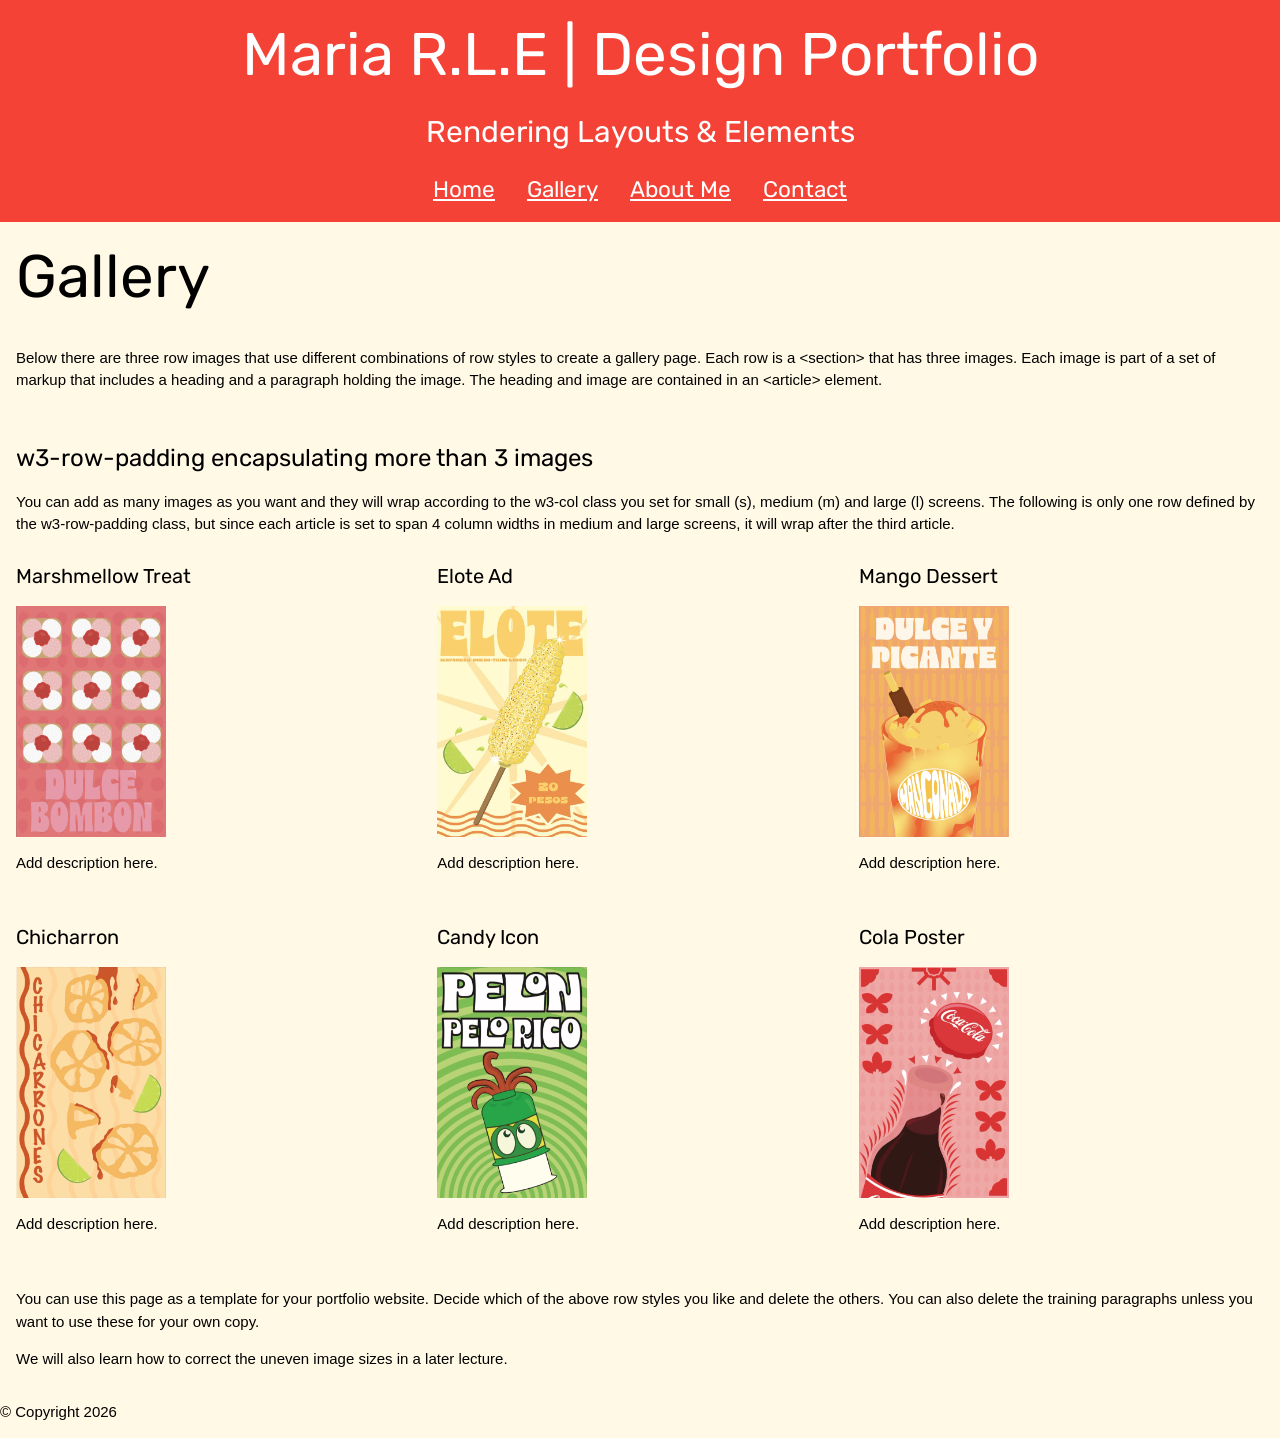
<file: index.html>
<!DOCTYPE html>
<html lang="en">
    <head>
        <!-- Remember to replace this title with the name of your website! -->
        <title>Maria R.L.E</title>

        <!-- Keep this stuff. It makes the site responsive and makes w3.css work. -->
        <meta charset="UTF-8">
        <meta name="viewport" content="width=device-width, initial-scale=1">
        <link rel="stylesheet" href="https://www.w3schools.com/w3css/4/w3.css">
        <link rel="stylesheet" href="css/style.css">
       
        <!-- Keep this too. This template uses Font Awesome icons, and this makes them work.  -->
        <link rel="stylesheet" href="https://cdnjs.cloudflare.com/ajax/libs/font-awesome/4.7.0/css/font-awesome.min.css">

        <!-- The example uses the Roboto google font. If you are using a different font, swap out this link
        for the link to your fonts. -->
        <link rel='stylesheet' href='https://fonts.googleapis.com/css?family=Rubik'>
        
        

    </head>
    <body>
            <header class="w3-container w3-red" align="center"> 
                <h1> Maria R.L.E | Design Portfolio</h1>
                <h2> Rendering Layouts & Elements</h2>
                <div class="w3-bar w3-inline w3-center" align="center">
                    <nav class="w3-bar w3-inline">
                    <ul>
                        <li class="w3-bar-item w3-hover-opacity"><a href="index.html">Home</a> </li>
                        <li class="w3-bar-item w3-hover-opacity"><a href="gallery.html">Gallery</a> </li>
                        <li class="w3-bar-item w3-hover-opacity"><a href="resume.html">About Me</a> </li>
                        <li class="w3-bar-item w3-hover-opacity"><a href="contact.html">Contact</a> </li>
                    </ul>
                </nav>
                </div>
            </header>

            <div class="w3-container">
                <h1>Gallery</h1>
            </div>
            
            <section class="w3-container ">
                <p>Below there are three row images that use different combinations of row styles to 
                    create a gallery page. Each row is a &lt;section&gt; that has three images. 
                    Each image is part of a set of markup that includes a heading and a paragraph 
                    holding the image. The heading and image are contained in an &lt;article&gt; 
                    element.</p>
            </section>

            <section class="w3-container">
                <br>
                <h3>w3-row-padding encapsulating more than 3 images</h3>
                <p>You can add as many images as you want and they will wrap according to the w3-col class you set for small (s), medium (m) and large (l) screens. The following is only one row defined by the w3-row-padding class, but since each article is set to span 4 column widths in medium and large screens, it will wrap after the third article.</p>
            </section>

            <section class="w3-row-padding row-color-1">
                
                <article class="w3-col s12 m4 l4">
                    <h4>Marshmellow Treat</h4>
                    <p><img src="Assets/Bonbon300dpi.PNG" width="150" height="231" alt="BonBonPosterDesign"> </p>
                    <p class="poster-caption">Add description here. </p>
                </article>
                <article class="w3-col s12 m4 l4">
                    <h4>Elote Ad</h4>
                    <p><img src="Assets/Elote300dpi.PNG" width="150" height="231" alt="ChicharonPoster"> </p>
                    <p class="poster-caption">Add description here. </p>
                </article>
                <article class="w3-col s12 m4 l4">
                    <h4>Mango Dessert</h4>
                    <p><img src="Assets/Cup300dpi.PNG" width="150" height="231" alt="CupPoster"></p>
                    <p class="poster-caption">Add description here. </p>
                </article>
                </section>

                <section class="w3-row-padding row-color-1">  
                    <article class="w3-col s12 m4 l4">
                    <h4>Chicharron</h4>
                    <p><img src="Assets/Chi300dpi.PNG" width="150" height="231" alt="ChicharronPoster"></p>
                    <p class="poster-caption">Add description here. </p>
                </article>
                <article class="w3-col s12 m4 l4">
                    <h4>Candy Icon</h4>
                    <p><img src="Assets/Pelon300dpi.PNG" width="150" height="231" alt="PelonCandyPoster"></p>
                    <p class="poster-caption">Add description here. </p>
                 </article>
                 <article class="w3-col s12 m4 l4">
                    <h4>Cola Poster</h4>
                    <p><img src="Assets/Cola300dpi.png" width="150" height="231" alt="ColaPoster"></p>
                    <p class="poster-caption">Add description here. </p>
                 </section>
                
            <section class="w3-container">
                <p>You can use this page as a template for your portfolio website. 
                    Decide which of the above row styles you like and delete the others. 
                    You can also delete the training paragraphs unless you want to use these 
                    for your own copy.</p>
                <p>We will also learn how to correct the uneven image sizes in a later lecture.</p>
            </section>  

            <footer>
                <p>&copy; Copyright 2026</p>
            </footer>
        </div>
	</body>
</html>
</file>
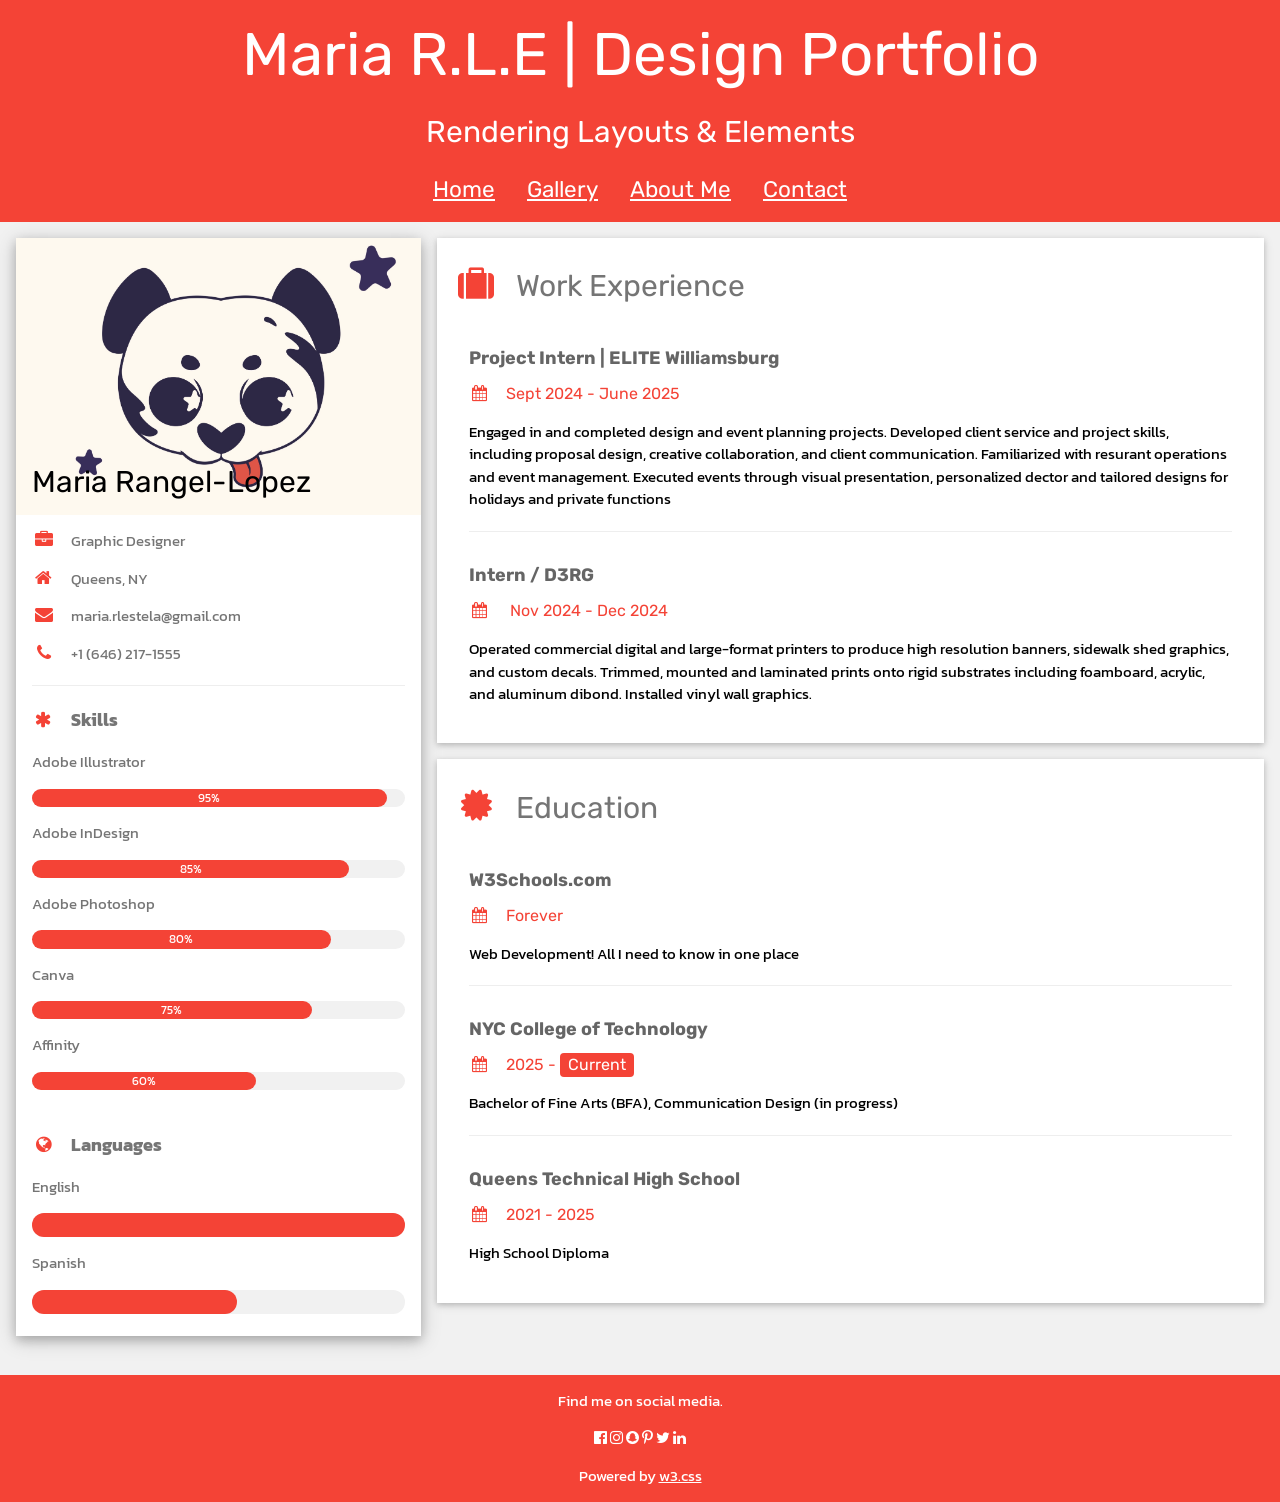
<file: resume.html>
<!DOCTYPE html>

<!-- THIS RESUME TEMPLATE USES W3.CSS. IT HAS A SIDEBAR ON THE LEFT. 
    IT ALSO USES FONT AWESOME ICONS.
    I MODIFIED A TEMPLATE FROM CODEPEN TO CUSTOMIZE THIS TEMPLATE FOR OUR CLASS. 
    I'VE ALSO ADDED SOME HELPFUL INSTRUCTIONS FOR YOU.
    READ EACH OF THE COMMENTS IN THE CODE FOR INSTRUCTIONS!
Source: https://codepen.io/nathan-sr/pen/WNgPLvr -->
<html lang="en">
    <head>
        <!-- Remember to replace this title with the name of your website! -->
        <title>Maria R.L.E | Design Portfolio</title>

        <!-- Keep this stuff. It makes the site responsive and makes w3.css work. -->
        <meta charset="UTF-8">
        <meta name="viewport" content="width=device-width, initial-scale=1">
        <link rel="stylesheet" href="https://www.w3schools.com/w3css/4/w3.css">
        <link rel="stylesheet" href="css/style.css">
       
        <!-- Keep this too. This template uses Font Awesome icons, and this makes them work.  -->
        <link rel="stylesheet" href="https://cdnjs.cloudflare.com/ajax/libs/font-awesome/4.7.0/css/font-awesome.min.css">
        <link rel='stylesheet' href='https://fonts.googleapis.com/css?family=Rubik'>
        <link rel='stylesheet' href='https://fonts.googleapis.com/css?family=Kanit'>
        
        
    

    </head>


    <body class="w3-light-grey">


      <header class="w3-container w3-red" align="center"> 
                <h1> Maria R.L.E | Design Portfolio</h1>
                <h2> Rendering Layouts & Elements</h2>
                <div class="w3-bar w3-inline w3-center" align="center">
                    <nav class="w3-bar w3-inline">
                    <ul>
                        <li class="w3-bar-item w3-hover-opacity"><a href="index.html">Home</a> </li>
                        <li class="w3-bar-item w3-hover-opacity"><a href="gallery.html">Gallery</a> </li>
                        <li class="w3-bar-item w3-hover-opacity"><a href="resume.html">About Me</a> </li>
                        <li class="w3-bar-item w3-hover-opacity"><a href="contact.html">Contact</a> </li>
                    </ul>
                </nav>
                </div>
            </header>

        <div class="w3-content w3-margin-top" style="max-width:1400px;">

        <!-- The Grid -->
            <div class="w3-row-padding">
            
                <!-- Left Column -->
                <div class="w3-third">
                
                    <div class="w3-white w3-text-grey w3-card-4">
                        <div class="w3-display-container">
                            <img src="Assets/LogoImage.jpg" style="width:100%" alt="Avatar">
                            <div class="w3-display-bottomleft w3-container w3-text-black">
                                <h2>Maria Rangel-Lopez</h2>
                            </div>
                        </div>
                        <div class="w3-container">

                            <!--HOW TO USE FONT AWESOME ICONS
                                This template uses these font awesome icons. to use a font awesome icon, 
                                1. go to this site and find an icon you like: https://fontawesome.com/icons 
                                2. Grab the name of the icon. Let's say you choose "cube." Then, go down to one of the places below that has 
                                classes of "fa" and "fa-[something]." You are going to replace the word "something" with "cube."
                                3. That's it! the line of code should read something like: 
                                <p><i class="fa fa-cube fa-fw w3-margin-right w3-large w3-text-teal"></i>Designer</p>
                            -->

                            <p><i class="fa fa-briefcase fa-fw w3-margin-right w3-large w3-text-red"></i>Graphic Designer</p>
                            <p><i class="fa fa-home fa-fw w3-margin-right w3-large w3-text-red"></i>Queens, NY</p>
                            <p><i class="fa fa-envelope fa-fw w3-margin-right w3-large w3-text-red"></i>maria.rlestela@gmail.com</p>
                            <p><i class="fa fa-phone fa-fw w3-margin-right w3-large w3-text-red"></i>+1 (646) 217-1555</p>
                            <hr>

                            <p class="w3-large"><b><i class="fa fa-asterisk fa-fw w3-margin-right w3-text-red"></i>Skills</b></p>
                            <p>Adobe Illustrator</p>
                            <div class="w3-light-grey w3-round-xlarge w3-small">
                                <div class="w3-container w3-center w3-round-xlarge w3-red" style="width:95%">95%</div>
                            </div>
                            <p>Adobe InDesign</p>
                            <div class="w3-light-grey w3-round-xlarge w3-small">
                                <div class="w3-container w3-center w3-round-xlarge w3-red" style="width:85%">
                                    <div class="w3-center w3-text-white">85%</div>
                                </div>
                            </div>
                            <p>Adobe Photoshop</p>
                            <div class="w3-light-grey w3-round-xlarge w3-small">
                                <div class="w3-container w3-center w3-round-xlarge w3-red" style="width:80%">80%</div>
                            </div>
                            <p>Canva</p>
                            <div class="w3-light-grey w3-round-xlarge w3-small">
                                <div class="w3-container w3-center w3-round-xlarge w3-red" style="width:75%">75%</div>
                            </div>
                            <p>Affinity</p>
                            <div class="w3-light-grey w3-round-xlarge w3-small">
                                <div class="w3-container w3-center w3-round-xlarge w3-red" style="width:60%">60%</div>
                            </div>
                            <br>

                            <p class="w3-large w3-text-theme"><b><i class="fa fa-globe fa-fw w3-margin-right w3-text-red"></i>Languages</b></p>
                            <p>English</p>
                            <div class="w3-light-grey w3-round-xlarge">
                                <div class="w3-round-xlarge w3-red" style="height:24px;width:100%"></div>
                            </div>
                            <p>Spanish</p>
                            <div class="w3-light-grey w3-round-xlarge">
                                <div class="w3-round-xlarge w3-red" style="height:24px;width:55%"></div>
                            </div>
                            <br>
                        </div>
                    </div>
                    <br>

                <!-- End Left Column -->
                </div>

                <!-- Right Column -->
                <div class="w3-twothird">
                
                    <div class="w3-container w3-card w3-white w3-margin-bottom">
                        <h2 class="w3-text-grey w3-padding-16"><i class="fa fa-suitcase fa-fw w3-margin-right w3-xxlarge w3-text-red"></i>Work Experience</h2>
                        <div class="w3-container">
                            <h5 class="w3-opacity"><b>Project Intern | ELITE Williamsburg</b></h5>
                            <h6 class="w3-text-red"><i class="fa fa-calendar fa-fw w3-margin-right"></i>Sept 2024 - June 2025</h6>
                            <p>Engaged in and completed design and event planning projects. Developed client service and project skills, including proposal design, creative collaboration, and client communication. Familiarized with resurant operations and event management. Executed events through visual presentation, personalized dector and tailored designs for holidays and private functions</p>
                            <hr>
                        </div>
                        <div class="w3-container">
                            <h5 class="w3-opacity"><b>Intern / D3RG </b></h5>
                            <h6 class="w3-text-red"><i class="fa fa-calendar fa-fw w3-margin-right"></i> Nov 2024 - Dec 2024</h6>
                            <p>Operated commercial digital and large-format printers to produce high resolution banners, sidewalk shed graphics, and custom decals. Trimmed, mounted and laminated prints onto rigid substrates including foamboard, acrylic, and aluminum dibond. Installed vinyl wall graphics. </p><br>
                        </div>
                    </div>

                    <div class="w3-container w3-card w3-white">
                        <h2 class="w3-text-grey w3-padding-16"><i class="fa fa-certificate fa-fw w3-margin-right w3-xxlarge w3-text-red"></i>Education</h2>
                        <div class="w3-container">
                            <h5 class="w3-opacity"><b>W3Schools.com</b></h5>
                            <h6 class="w3-text-red"><i class="fa fa-calendar fa-fw w3-margin-right"></i>Forever</h6>
                            <p>Web Development! All I need to know in one place</p>
                            <hr>
                        </div>
                        <div class="w3-container">
                            <h5 class="w3-opacity"><b>NYC College of Technology</b></h5>
                            <h6 class="w3-text-red"><i class="fa fa-calendar fa-fw w3-margin-right"></i>2025 - <span class="w3-tag w3-red w3-round">Current</span></h6>
                            <p>Bachelor of Fine Arts (BFA), Communication Design (in progress)</p>
                            <hr>
                        </div>
                        <div class="w3-container">
                            <h5 class="w3-opacity"><b>Queens Technical High School</b></h5>
                            <h6 class="w3-text-red"><i class="fa fa-calendar fa-fw w3-margin-right"></i>2021 - 2025</h6>
                            <p>High School Diploma</p><br>
                        </div>
                    </div>

                <!-- End Right Column -->
                </div>
                
            <!-- End Grid -->
            </div>
        
        <!-- End Page Container -->
        </div>

        <footer class="w3-container w3-red w3-center w3-margin-top">
            <p>Find me on social media.</p>
            <i class="fa fa-facebook-official w3-hover-opacity"></i>
            <i class="fa fa-instagram w3-hover-opacity"></i>
            <i class="fa fa-snapchat w3-hover-opacity"></i>
            <i class="fa fa-pinterest-p w3-hover-opacity"></i>
            <i class="fa fa-twitter w3-hover-opacity"></i>
            <i class="fa fa-linkedin w3-hover-opacity"></i>
            <p>Powered by <a href="https://www.w3schools.com/w3css/default.asp" target="_blank">w3.css</a></p>
        </footer>

    </body>

</html>
</file>
<file: css/style.css>
* {
    box-sizing: border-box;}

body {
    background-color: #fff9e6
}

.poster-caption {
    min-height: 3em;
}
html,h1,h2,h3,h4,h5,h6,li {font-family: "Rubik", sans-serif}

h1{
    font-size: 4em;
}

h2{
    font-size: 2em;
}

li{
    font-size: 1.5em;
}

header > .w3-bar,
header nav {
    display: block;
    width: 100%;
}

header nav ul {
    display: flex;
    justify-content: center;
    flex-wrap: wrap;
    list-style: none;
    margin: 0;
    padding: 0;
}

header nav li {
    float: none;
}

html,body,p {font-family: "kanit", sans-serif}
</file>
